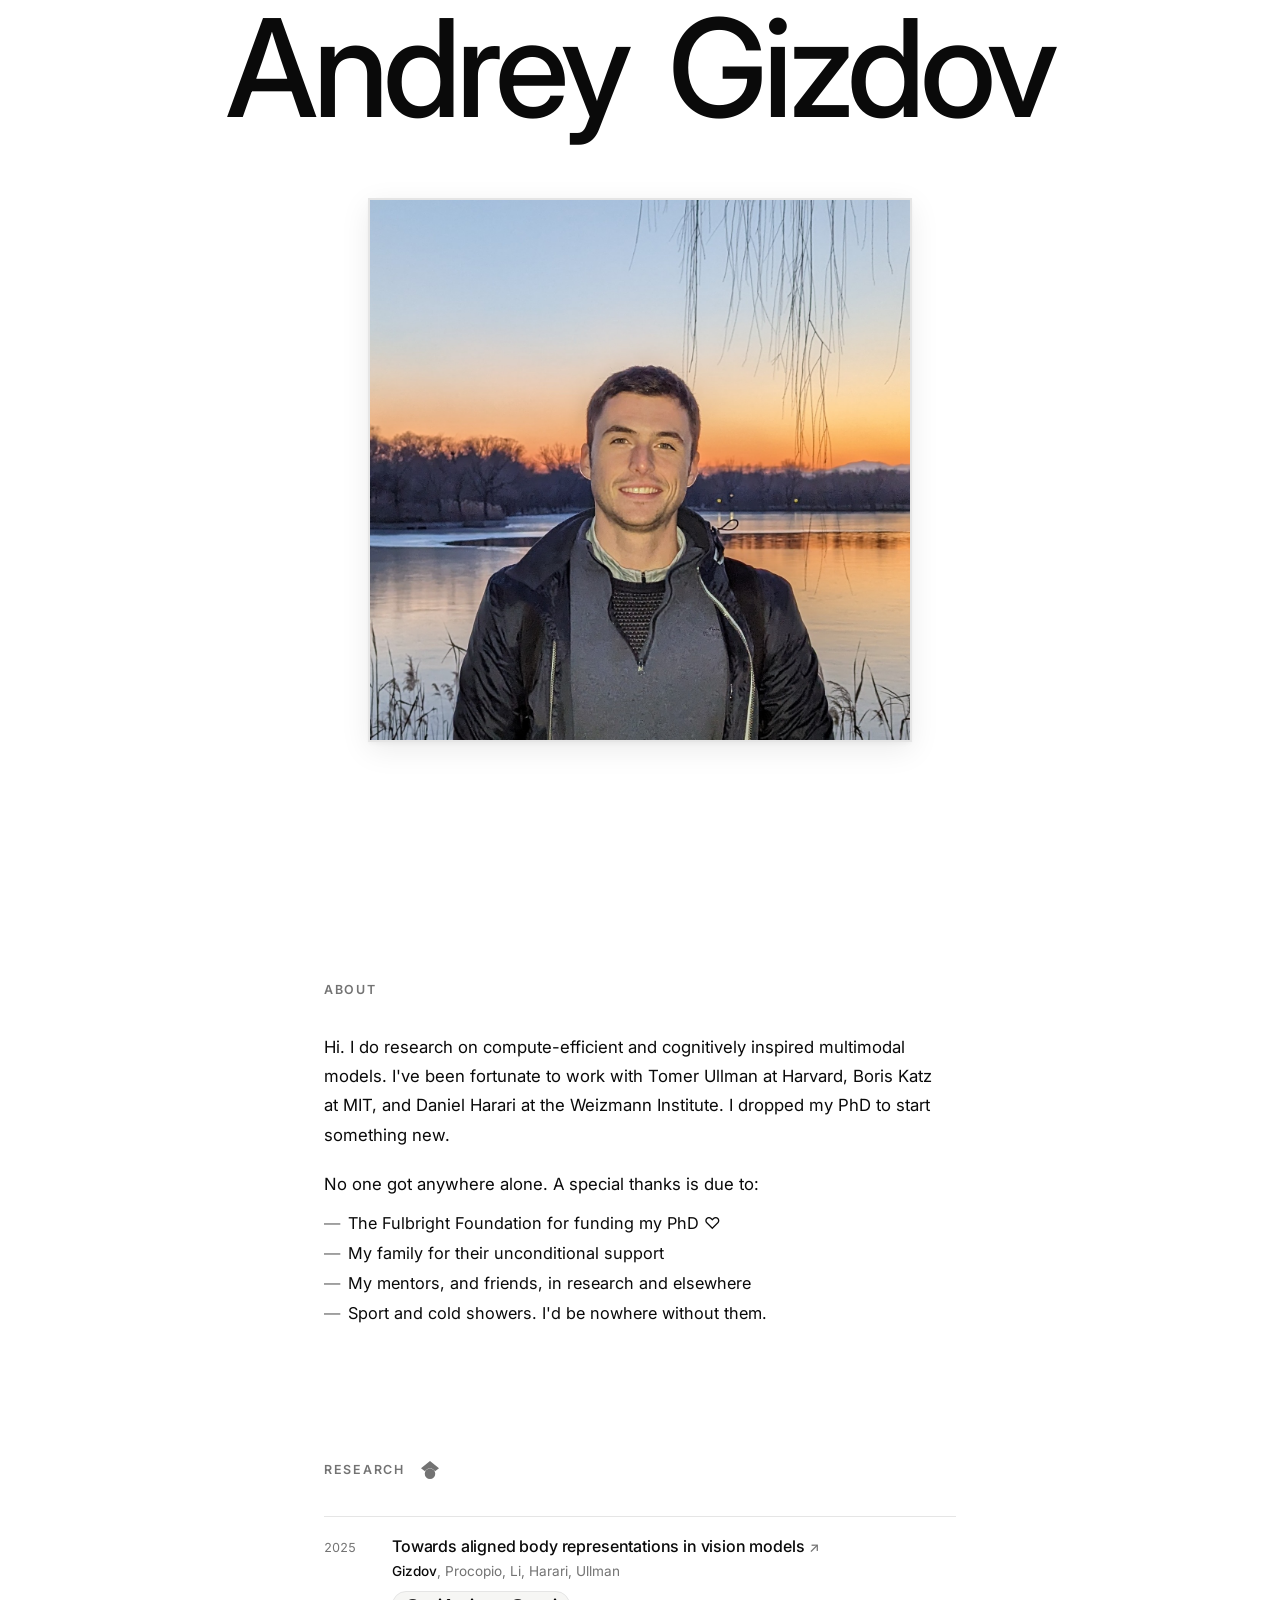
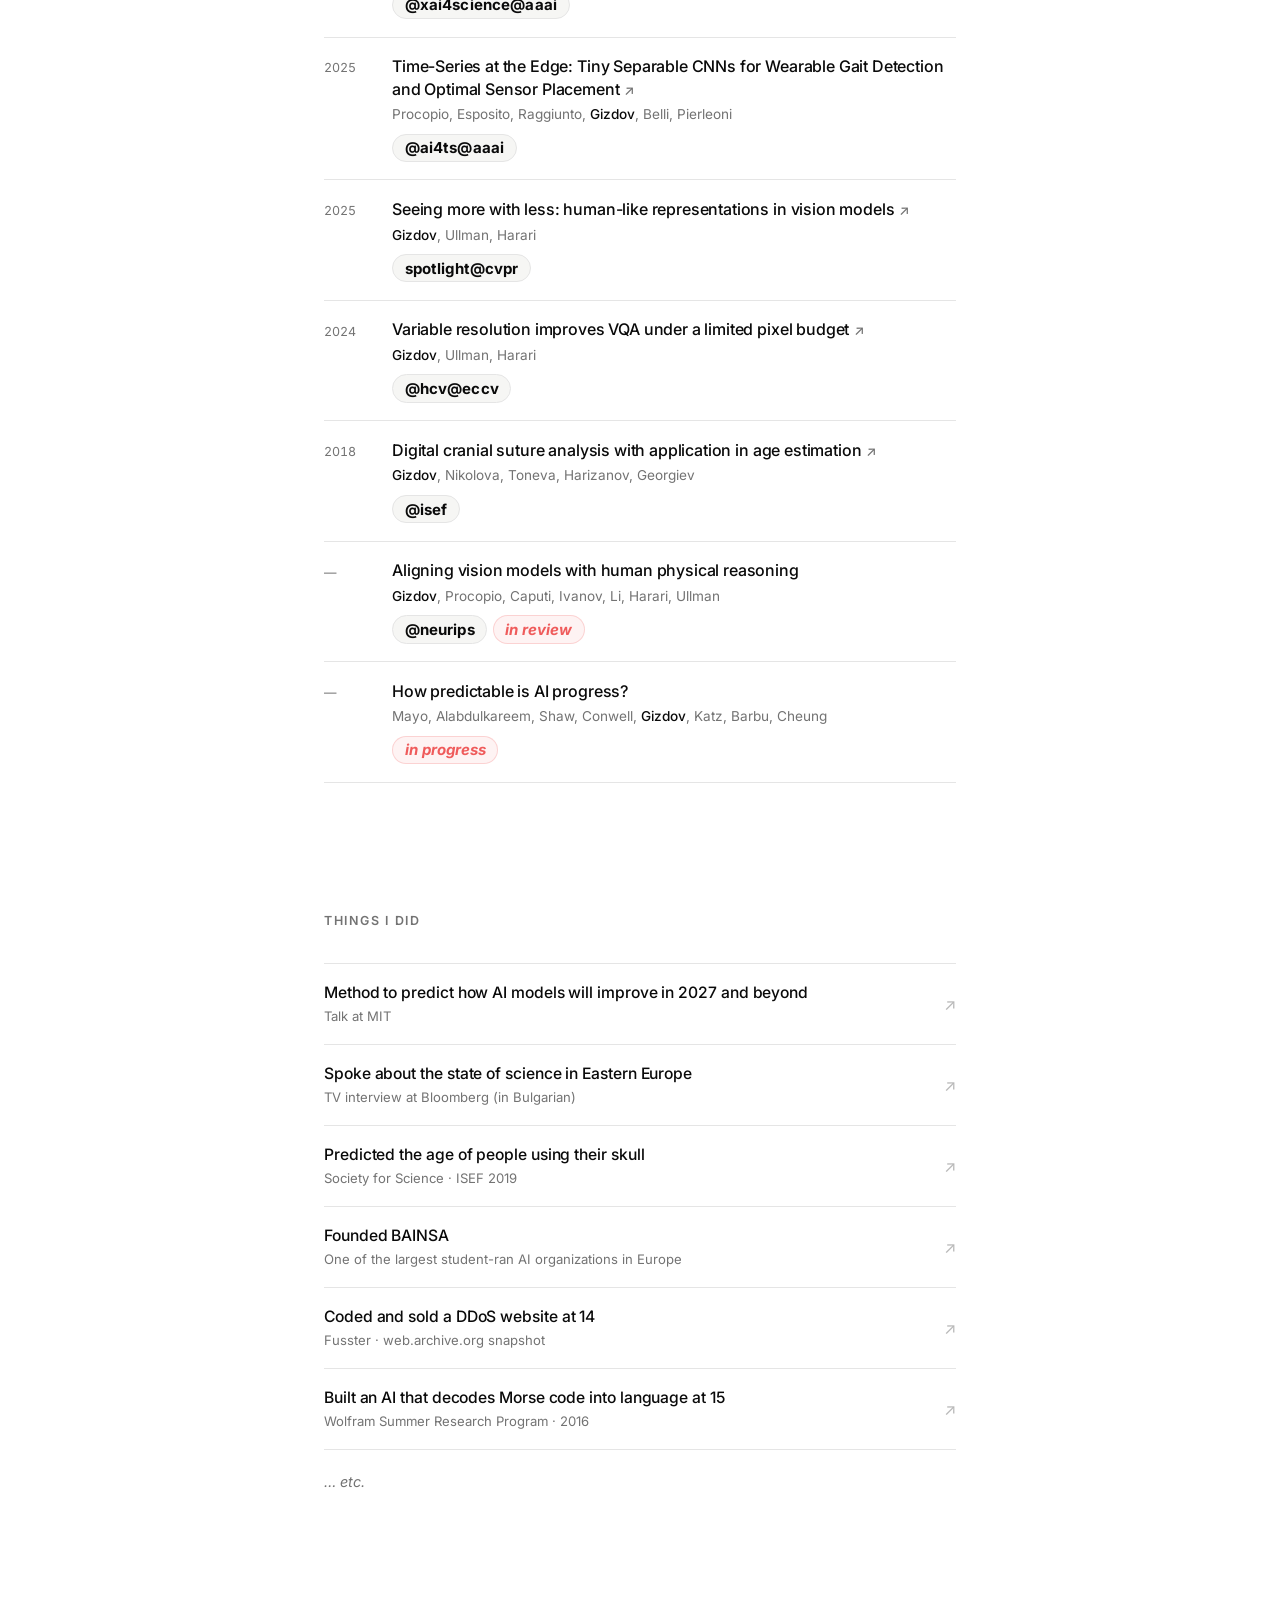
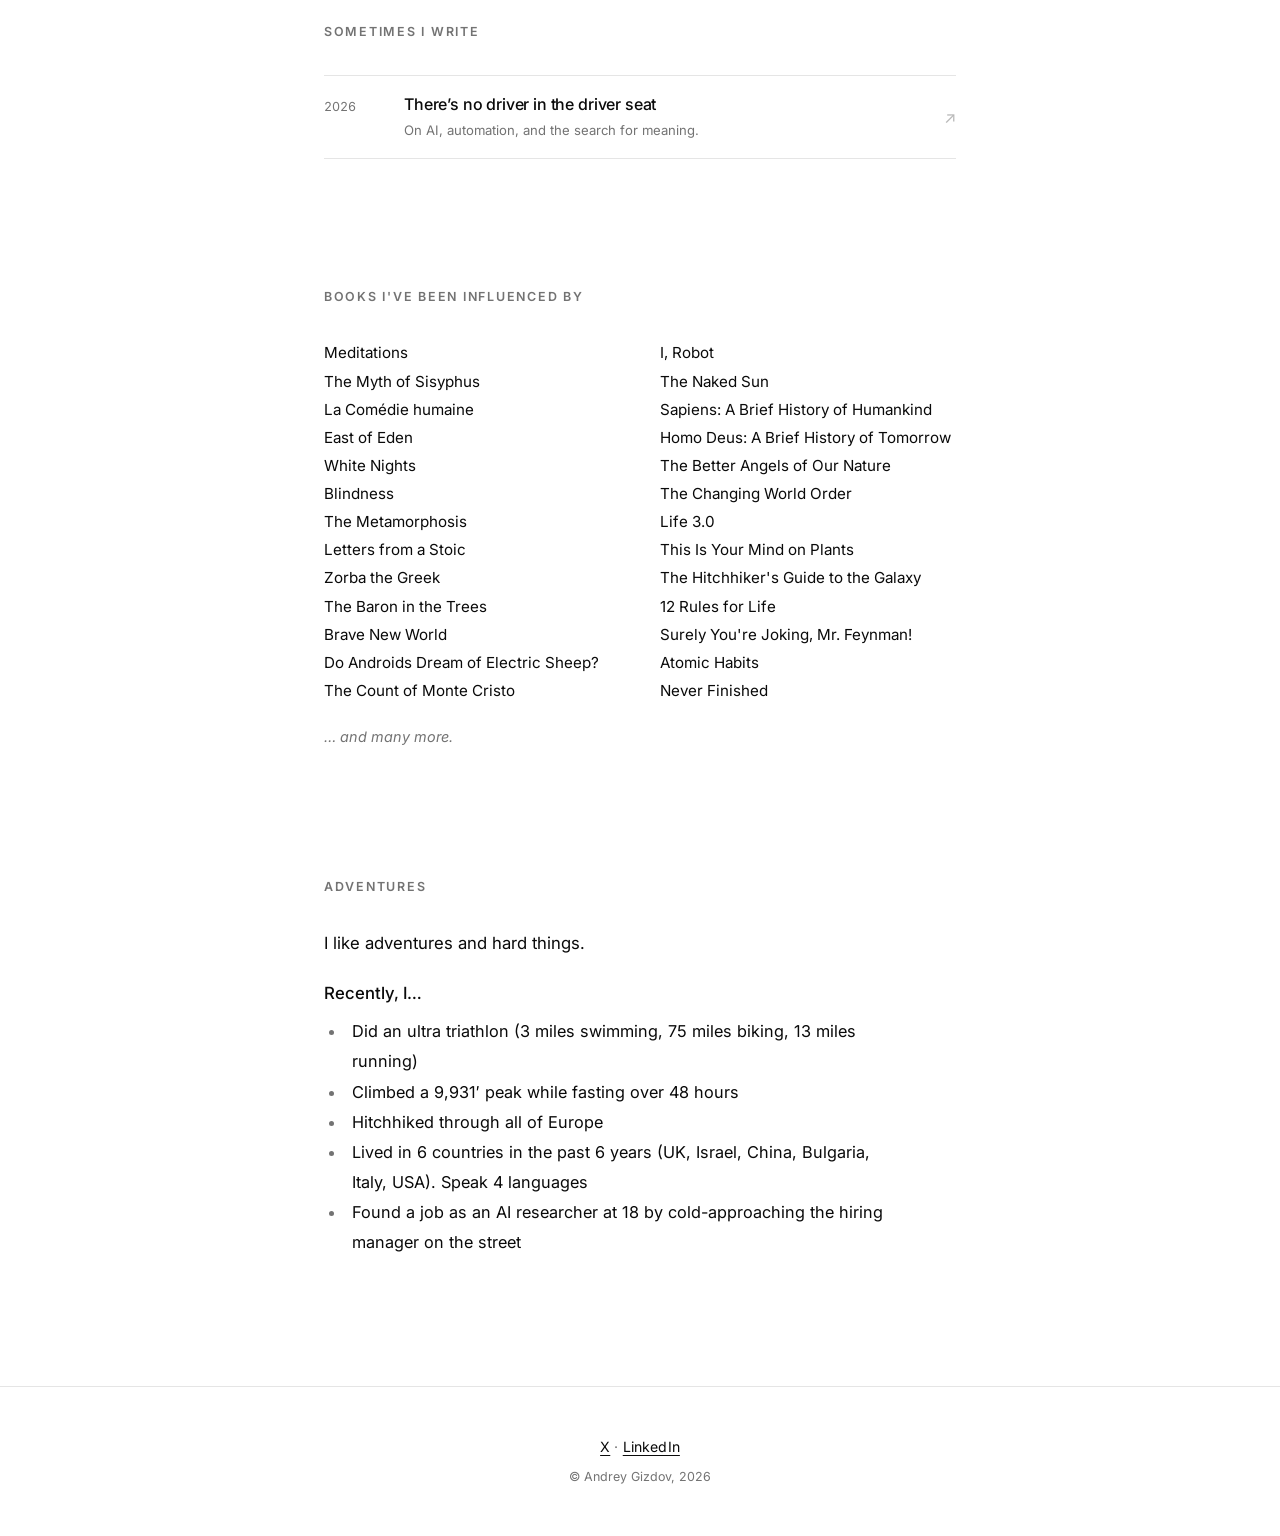
<file: index.html>
<!DOCTYPE html>
<html lang="en">
<head>
    <meta charset="UTF-8">
    <meta name="viewport" content="width=device-width, initial-scale=1.0">
    <title>Andrey Gizdov</title>
    <meta name="description" content="Andrey Gizdov — personal page.">
    <link rel="icon" type="image/png" sizes="32x32" href="assets/favicon-32.png">
    <link rel="icon" type="image/png" sizes="16x16" href="assets/favicon-16.png">
    <link rel="apple-touch-icon" href="assets/apple-touch-icon.png">
    <link rel="preconnect" href="https://fonts.googleapis.com">
    <link rel="preconnect" href="https://fonts.gstatic.com" crossorigin>
    <link href="https://fonts.googleapis.com/css2?family=Inter:wght@400;500;600&display=swap" rel="stylesheet">
    <link rel="stylesheet" href="style.css">
</head>
<body>

    <!-- Collapsing name: centered & large, shrinks to an "AG" brand at top-left on scroll. -->
    <a class="name" id="name" href="#top" aria-label="Andrey Gizdov">
        <span class="word">
            <span class="keep">A</span><span class="rest" aria-hidden="true">ndrey</span>
        </span><span class="gap" aria-hidden="true">&nbsp;</span><span class="word">
            <span class="keep">G</span><span class="rest" aria-hidden="true">izdov</span>
        </span>
    </a>

    <!-- Pop-down nav (fixed, top-right). Appears after the name collapse completes.
         Plain monospaced text links, terminal-style. -->
    <nav class="nav" id="nav" aria-label="Primary">
        <a href="#about">about</a>
        <a href="#research" class="nav-desktop-only">research</a>
        <a href="#press" class="nav-desktop-only">things</a>
        <a href="#blog">writing</a>
        <a href="#books" class="nav-desktop-only">books</a>
        <a href="#adventures">adventures</a>
    </nav>

    <main id="top">
        <!-- Hero: scroll room for the name collapse + portrait at the bottom of the first screen. -->
        <section class="hero" aria-label="Introduction">
            <div class="hero-photo">
                <img src="assets/profile_pic_2.jpg" width="800" height="800" alt="Portrait of Andrey Gizdov" decoding="async" fetchpriority="high">
            </div>
        </section>

        <!-- ═══ ABOUT ═══ -->
        <section class="section" id="about">
            <h2>About</h2>
            <p class="lede">Hi. I do research on compute-efficient and cognitively inspired multimodal models. I've been fortunate to work with Tomer Ullman at Harvard, Boris Katz at MIT, and Daniel Harari at the Weizmann Institute. I dropped my PhD to start something new.</p>
            <p class="lede">No one got anywhere alone. A special thanks is due to:</p>
            <ul class="about-thanks">
                <li>The Fulbright Foundation for funding my PhD ♡</li>
                <li>My family for their unconditional support</li>
                <li>My mentors, and friends, in research and elsewhere</li>
                <li>Sport and cold showers. I'd be nowhere without them.</li>
            </ul>
        </section>

        <!-- ═══ RESEARCH ═══ -->
        <section class="section" id="research">
            <h2>
                <span>Research</span>
                <a class="scholar" href="https://scholar.google.com/citations?user=CqVfCCsAAAAJ&hl=en" target="_blank" rel="noopener" aria-label="Google Scholar profile" title="Google Scholar">
                    <svg viewBox="0 0 24 24" width="18" height="18" aria-hidden="true">
                        <path fill="currentColor" d="M5.242 13.769 0 9.5 12 0l12 9.5-5.242 4.269C17.548 11.249 14.978 9.5 12 9.5c-2.977 0-5.548 1.749-6.758 4.269zM12 10a7 7 0 1 0 0 14 7 7 0 0 0 0-14z"/>
                    </svg>
                </a>
            </h2>

            <ol class="papers">
                <li>
                    <span class="year">2025</span>
                    <div>
                        <h3><a href="https://arxiv.org/abs/2512.00365" target="_blank" rel="noopener">Towards aligned body representations in vision models<span class="paper-arrow" aria-hidden="true">↗</span></a></h3>
                        <p><em>Gizdov</em>, Procopio, Li, Harari, Ullman</p>
                        <p class="venue"><span class="chip">@xai4science@aaai</span></p>
                    </div>
                </li>
                <li>
                    <span class="year">2025</span>
                    <div>
                        <h3><a href="https://arxiv.org/abs/2512.00396" target="_blank" rel="noopener">Time-Series at the Edge: Tiny Separable CNNs for Wearable Gait Detection and Optimal Sensor Placement<span class="paper-arrow" aria-hidden="true">↗</span></a></h3>
                        <p>Procopio, Esposito, Raggiunto, <em>Gizdov</em>, Belli, Pierleoni</p>
                        <p class="venue"><span class="chip">@ai4ts@aaai</span></p>
                    </div>
                </li>
                <li>
                    <span class="year">2025</span>
                    <div>
                        <h3><a href="https://cvpr.thecvf.com/virtual/2025/poster/33296" target="_blank" rel="noopener">Seeing more with less: human-like representations in vision models<span class="paper-arrow" aria-hidden="true">↗</span></a></h3>
                        <p><em>Gizdov</em>, Ullman, Harari</p>
                        <p class="venue"><span class="chip">spotlight@cvpr</span></p>
                    </div>
                </li>
                <li>
                    <span class="year">2024</span>
                    <div>
                        <h3><a href="https://link.springer.com/book/10.1007/978-3-031-91578-9" target="_blank" rel="noopener">Variable resolution improves VQA under a limited pixel budget<span class="paper-arrow" aria-hidden="true">↗</span></a></h3>
                        <p><em>Gizdov</em>, Ullman, Harari</p>
                        <p class="venue"><span class="chip">@hcv@eccv</span></p>
                    </div>
                </li>
                <li>
                    <span class="year">2018</span>
                    <div>
                        <h3><a href="https://abstracts.societyforscience.org/Home/PrintPdf/18302" target="_blank" rel="noopener">Digital cranial suture analysis with application in age estimation<span class="paper-arrow" aria-hidden="true">↗</span></a></h3>
                        <p><em>Gizdov</em>, Nikolova, Toneva, Harizanov, Georgiev</p>
                        <p class="venue"><span class="chip">@isef</span></p>
                    </div>
                </li>
                <li>
                    <span class="year">—</span>
                    <div>
                        <h3>Aligning vision models with human physical reasoning</h3>
                        <p><em>Gizdov</em>, Procopio, Caputi, Ivanov, Li, Harari, Ullman</p>
                        <p class="venue"><span class="chip">@neurips</span><span class="chip chip-wip">in review</span></p>
                    </div>
                </li>
                <li>
                    <span class="year">—</span>
                    <div>
                        <h3>How predictable is AI progress?</h3>
                        <p>Mayo, Alabdulkareem, Shaw, Conwell, <em>Gizdov</em>, Katz, Barbu, Cheung</p>
                        <p class="venue"><span class="chip chip-wip">in progress</span></p>
                    </div>
                </li>
            </ol>
        </section>

        <!-- ═══ AS SEEN IN ═══ -->
        <!-- Note: hrefs below are placeholders — swap with the real URLs when you have them. -->
        <section class="section" id="press">
            <h2>Things I did</h2>
            <ul class="press">
                <li>
                    <a href="https://www.youtube.com/watch?v=V3c7xDGTL4Y" target="_blank" rel="noopener">
                        <span class="outlet">Method to predict how AI models will improve in 2027 and beyond</span>
                        <span class="desc">Talk at MIT</span>
                        <span class="arrow" aria-hidden="true">↗</span>
                    </a>
                </li>
                <li>
                    <a href="https://www.bloombergtv.bg/a/5-videa/75471-zvezdin-besarabov-i-andrey-gizdov-za-sredata-za-razvitie-na-naukata-sred-uchenitsite" target="_blank" rel="noopener">
                        <span class="outlet">Spoke about the state of science in Eastern Europe</span>
                        <span class="desc">TV interview at Bloomberg (in Bulgarian)</span>
                        <span class="arrow" aria-hidden="true">↗</span>
                    </a>
                </li>
                <li>
                    <a href="https://www.snexplores.org/blog/eureka-lab/ISEF-2019-new-forensic-technique-better-gauge-age-death" target="_blank" rel="noopener">
                        <span class="outlet">Predicted the age of people using their skull</span>
                        <span class="desc">Society for Science · ISEF 2019</span>
                        <span class="arrow" aria-hidden="true">↗</span>
                    </a>
                </li>
                <li>
                    <a href="https://bainsa.xyz" target="_blank" rel="noopener">
                        <span class="outlet">Founded BAINSA</span>
                        <span class="desc">One of the largest student-ran AI organizations in Europe</span>
                        <span class="arrow" aria-hidden="true">↗</span>
                    </a>
                </li>
                <li>
                    <a href="https://web.archive.org/web/20160331155424/http://fusster.eu/index.php?action=home" target="_blank" rel="noopener">
                        <span class="outlet">Coded and sold a DDoS website at 14</span>
                        <span class="desc">Fusster · web.archive.org snapshot</span>
                        <span class="arrow" aria-hidden="true">↗</span>
                    </a>
                </li>
                <li>
                    <a href="https://education.wolfram.com/summer-research-high-school/alumni/2016/gizdov/" target="_blank" rel="noopener">
                        <span class="outlet">Built an AI that decodes Morse code into language at 15</span>
                        <span class="desc">Wolfram Summer Research Program · 2016</span>
                        <span class="arrow" aria-hidden="true">↗</span>
                    </a>
                </li>
            </ul>
            <p class="press-more">… etc.</p>
        </section>

        <!-- ═══ BLOG ═══ -->
        <section class="section" id="blog">
            <h2>Sometimes I write</h2>
            <ul class="blog">
                <li>
                    <a href="/the-driver/">
                        <span class="post-date">2026</span>
                        <span class="post-text">
                            <span class="post-title">There’s no driver in the driver seat</span>
                            <span class="post-desc">On AI, automation, and the search for meaning.</span>
                        </span>
                        <span class="arrow" aria-hidden="true">↗</span>
                    </a>
                </li>
            </ul>
        </section>

        <!-- ═══ BOOKS ═══ -->
        <section class="section" id="books">
            <h2>Books I've been influenced by</h2>
            <ul class="books">
                <li>Meditations</li>
                <li>The Myth of Sisyphus</li>
                <li>La Comédie humaine</li>
                <li>East of Eden</li>
                <li>White Nights</li>
                <li>Blindness</li>
                <li>The Metamorphosis</li>
                <li>Letters from a Stoic</li>
                <li>Zorba the Greek</li>
                <li>The Baron in the Trees</li>
                <li>Brave New World</li>
                <li>Do Androids Dream of Electric Sheep?</li>
                <li>The Count of Monte Cristo</li>
                <li>I, Robot</li>
                <li>The Naked Sun</li>
                <li>Sapiens: A Brief History of Humankind</li>
                <li>Homo Deus: A Brief History of Tomorrow</li>
                <li>The Better Angels of Our Nature</li>
                <li>The Changing World Order</li>
                <li>Life 3.0</li>
                <li>This Is Your Mind on Plants</li>
                <li>The Hitchhiker's Guide to the Galaxy</li>
                <li>12 Rules for Life</li>
                <li>Surely You're Joking, Mr. Feynman!</li>
                <li>Atomic Habits</li>
                <li>Never Finished</li>
            </ul>
            <p class="books-more">… and many more.</p>
        </section>

        <!-- ═══ ADVENTURES ═══ -->
        <section class="section" id="adventures">
            <h2>Adventures</h2>
            <p class="lede">I like adventures and hard things.</p>
            <p class="lede adventures-intro">Recently, I&hellip;</p>
            <ul class="adventures">
                <li>Did an ultra triathlon (3 miles swimming, 75 miles biking, 13 miles running)</li>
                <li>Climbed a 9,931&prime; peak while fasting over 48 hours</li>
                <li>Hitchhiked through all of Europe</li>
                <li>Lived in 6 countries in the past 6 years (UK, Israel, China, Bulgaria, Italy, USA). Speak 4 languages</li>
                <li>Found a job as an AI researcher at 18 by cold-approaching the hiring manager on the street</li>
            </ul>
        </section>
    </main>

    <footer class="footer">
        <p class="footer-socials">
            <a href="https://x.com/andreygizdov" target="_blank" rel="noopener">X</a>
            <span aria-hidden="true">·</span>
            <a href="https://www.linkedin.com/in/andreygizdov/" target="_blank" rel="noopener">LinkedIn</a>
        </p>
        <p>© Andrey Gizdov, 2026</p>
    </footer>

    <script src="script.js"></script>
</body>
</html>
</file>
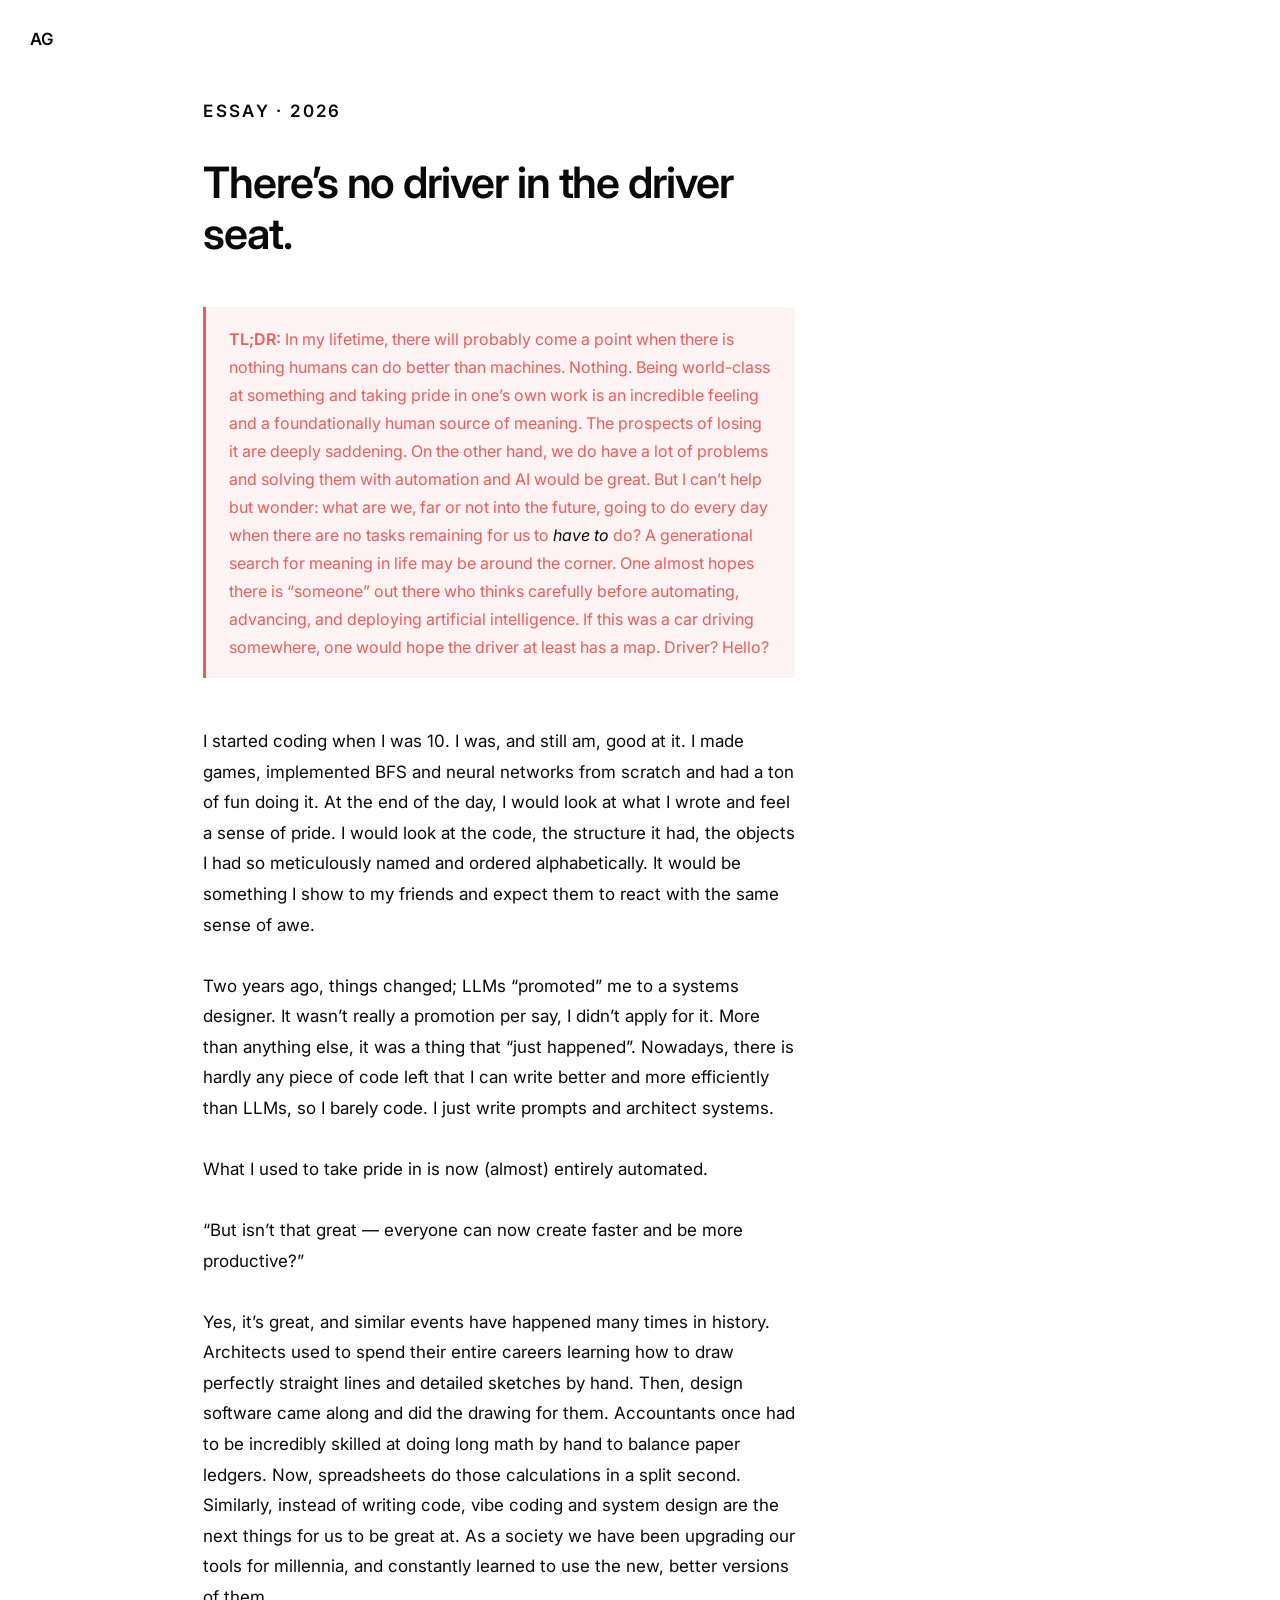
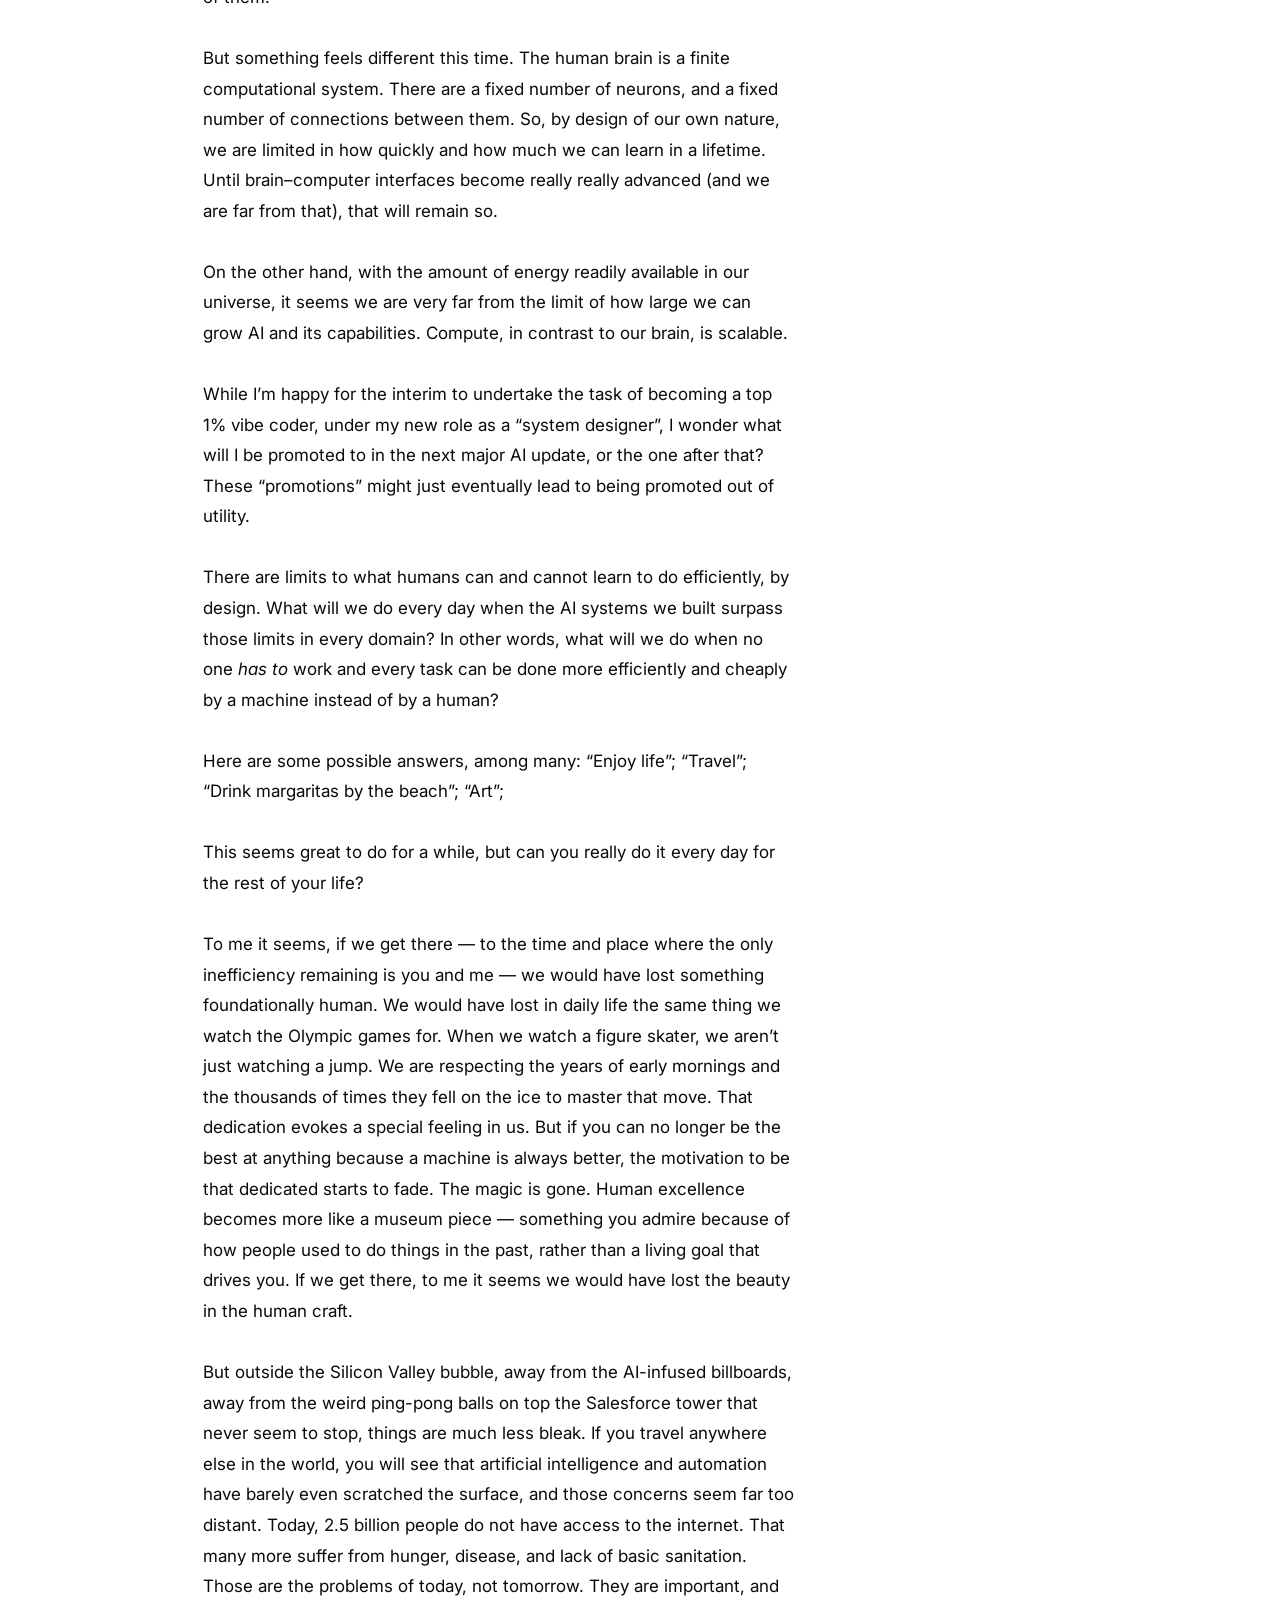
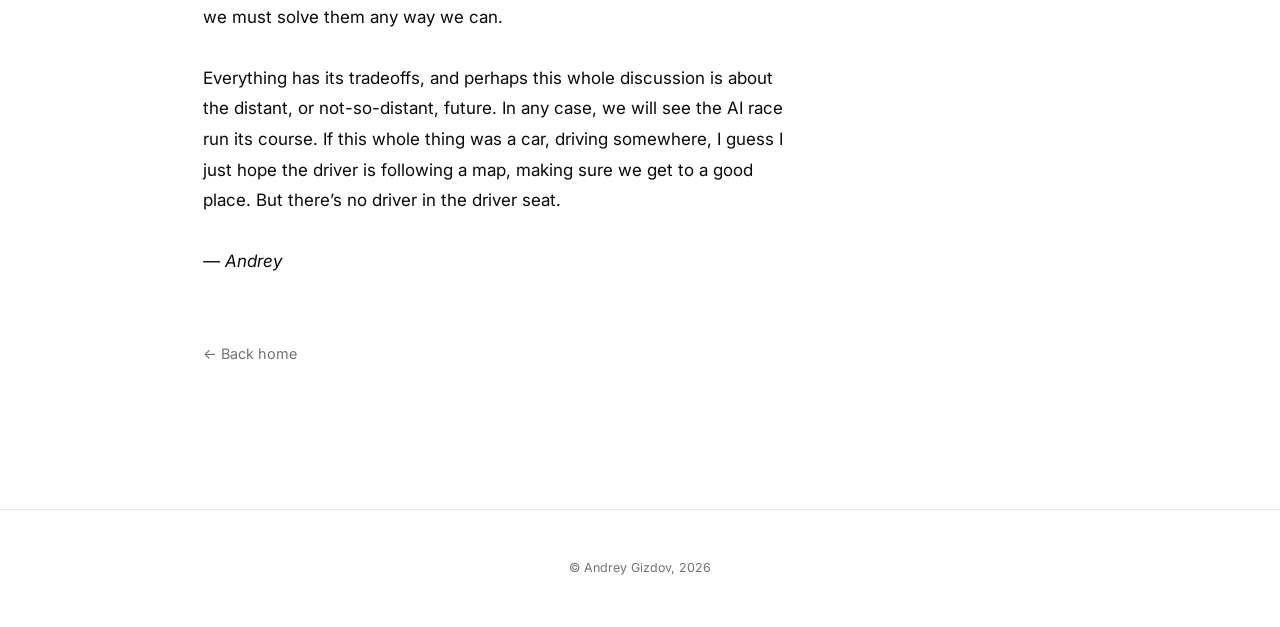
<file: the-driver/index.html>
<!DOCTYPE html>
<html lang="en">
<head>
    <meta charset="UTF-8">
    <meta name="viewport" content="width=device-width, initial-scale=1.0">
    <title>There’s no driver in the driver seat — Andrey Gizdov</title>
    <meta name="description" content="An essay on AI, automation, and the search for human meaning.">
    <link rel="icon" type="image/png" sizes="32x32" href="../assets/favicon-32.png">
    <link rel="icon" type="image/png" sizes="16x16" href="../assets/favicon-16.png">
    <link rel="apple-touch-icon" href="../assets/apple-touch-icon.png">
    <link rel="preconnect" href="https://fonts.googleapis.com">
    <link rel="preconnect" href="https://fonts.gstatic.com" crossorigin>
    <link href="https://fonts.googleapis.com/css2?family=Inter:wght@400;500;600&display=swap" rel="stylesheet">
    <link rel="stylesheet" href="../style.css">
</head>
<body class="essay-page">

    <!-- Small AG mark, top-left, links home -->
    <a class="essay-mark" href="/" aria-label="Andrey Gizdov — home">AG</a>

    <!-- Floating illustration: wide viewports use top-right panel; narrow screens use a
         fixed strip that slides down only while the "beauty of the human craft" passage is in view. -->
    <figure class="essay-floating-image" id="craft-image" aria-hidden="true">
        <img src="../assets/beauty-of-craft.png" alt="">
        <figcaption>The cobbler and his apprentice.</figcaption>
    </figure>

    <article class="essay">
        <header class="essay-header">
            <p class="essay-meta">Essay · 2026</p>
            <h1>There’s no driver in the driver seat.</h1>
        </header>

        <p class="essay-tldr"><strong>TL;DR:</strong> In my lifetime, there will probably come a point when there is nothing humans can do better than machines. Nothing. Being world-class at something and taking pride in one’s own work is an incredible feeling and a foundationally human source of meaning. The prospects of losing it are deeply saddening. On the other hand, we do have a lot of problems and solving them with automation and AI would be great. But I can’t help but wonder: what are we, far or not into the future, going to do every day when there are no tasks remaining for us to <em>have to</em> do? A generational search for meaning in life may be around the corner. One almost hopes there is “someone” out there who thinks carefully before automating, advancing, and deploying artificial intelligence. If this was a car driving somewhere, one would hope the driver at least has a map. Driver? Hello?</p>

        <p>I started coding when I was 10. I was, and still am, good at it. I made games, implemented BFS and neural networks from scratch and had a ton of fun doing it. At the end of the day, I would look at what I wrote and feel a sense of pride. I would look at the code, the structure it had, the objects I had so meticulously named and ordered alphabetically. It would be something I show to my friends and expect them to react with the same sense of awe.</p>

        <p>Two years ago, things changed; LLMs “promoted” me to a systems designer. It wasn’t really a promotion per say, I didn’t apply for it. More than anything else, it was a thing that “just happened”. Nowadays, there is hardly any piece of code left that I can write better and more efficiently than LLMs, so I barely code. I just write prompts and architect systems.</p>

        <p>What I used to take pride in is now (almost) entirely automated.</p>

        <p>“But isn’t that great — everyone can now create faster and be more productive?”</p>

        <p>Yes, it’s great, and similar events have happened many times in history. Architects used to spend their entire careers learning how to draw perfectly straight lines and detailed sketches by hand. Then, design software came along and did the drawing for them. Accountants once had to be incredibly skilled at doing long math by hand to balance paper ledgers. Now, spreadsheets do those calculations in a split second. Similarly, instead of writing code, vibe coding and system design are the next things for us to be great at. As a society we have been upgrading our tools for millennia, and constantly learned to use the new, better versions of them.</p>

        <p>But something feels different this time. The human brain is a finite computational system. There are a fixed number of neurons, and a fixed number of connections between them. So, by design of our own nature, we are limited in how quickly and how much we can learn in a lifetime. Until brain–computer interfaces become really really advanced (and we are far from that), that will remain so.</p>

        <p>On the other hand, with the amount of energy readily available in our universe, it seems we are very far from the limit of how large we can grow AI and its capabilities. Compute, in contrast to our brain, is scalable.</p>

        <p>While I’m happy for the interim to undertake the task of becoming a top 1% vibe coder, under my new role as a “system designer”, I wonder what will I be promoted to in the next major AI update, or the one after that? These “promotions” might just eventually lead to being promoted out of utility.</p>

        <p>There are limits to what humans can and cannot learn to do efficiently, by design. What will we do every day when the AI systems we built surpass those limits in every domain? In other words, what will we do when no one <em>has to</em> work and every task can be done more efficiently and cheaply by a machine instead of by a human?</p>

        <p>Here are some possible answers, among many: “Enjoy life”; “Travel”; “Drink margaritas by the beach”; “Art”;</p>

        <!-- Image-anchor: while any of these paragraphs are in view, the floating
             illustration in the top-right fades in. -->
        <div data-craft-anchor>
            <p>This seems great to do for a while, but can you really do it every day for the rest of your life?</p>

            <p>To me it seems, if we get there — to the time and place where the only inefficiency remaining is you and me — we would have lost something foundationally human. We would have lost in daily life the same thing we watch the Olympic games for. When we watch a figure skater, we aren’t just watching a jump. We are respecting the years of early mornings and the thousands of times they fell on the ice to master that move. That dedication evokes a special feeling in us. But if you can no longer be the best at anything because a machine is always better, the motivation to be that dedicated starts to fade. The magic is gone. Human excellence becomes more like a museum piece — something you admire because of how people used to do things in the past, rather than a living goal that drives you. If we get there, to me it seems we would have lost the beauty in the human craft.</p>
        </div>

        <p>But outside the Silicon Valley bubble, away from the AI-infused billboards, away from the weird ping-pong balls on top the Salesforce tower that never seem to stop, things are much less bleak. If you travel anywhere else in the world, you will see that artificial intelligence and automation have barely even scratched the surface, and those concerns seem far too distant. Today, 2.5 billion people do not have access to the internet. That many more suffer from hunger, disease, and lack of basic sanitation. Those are the problems of today, not tomorrow. They are important, and we must solve them any way we can.</p>

        <p>Everything has its tradeoffs, and perhaps this whole discussion is about the distant, or not-so-distant, future. In any case, we will see the AI race run its course. If this whole thing was a car, driving somewhere, I guess I just hope the driver is following a map, making sure we get to a good place. But there’s no driver in the driver seat.</p>

        <p class="essay-signature">— Andrey</p>

        <p class="essay-back"><a href="/">← Back home</a></p>
    </article>

    <footer class="footer">
        <p>© Andrey Gizdov, 2026</p>
    </footer>

    <script>
        (function () {
            'use strict';
            var img = document.getElementById('craft-image');
            var anchor = document.querySelector('[data-craft-anchor]');
            if (!img || !anchor) return;
            var prefersReduced = window.matchMedia('(prefers-reduced-motion: reduce)').matches;
            if (prefersReduced) return;
            var ticking = false;
            function updateCraftImage() {
                var vh = window.innerHeight || document.documentElement.clientHeight || 0;
                var rect = anchor.getBoundingClientRect();
                // Show while the anchor occupies the middle reading band.
                var on = rect.top < vh * 0.78 && rect.bottom > vh * 0.22;
                img.classList.toggle('visible', on);
                ticking = false;
            }
            function onScroll() {
                if (ticking) return;
                ticking = true;
                requestAnimationFrame(updateCraftImage);
            }
            window.addEventListener('scroll', onScroll, { passive: true });
            window.addEventListener('resize', onScroll);
            updateCraftImage();
        })();
    </script>
</body>
</html>
</file>
<file: style.css>
/* ════════════════════════════════════════════
   Andrey Gizdov — minimal.
   ════════════════════════════════════════════ */

*, *::before, *::after { margin: 0; padding: 0; box-sizing: border-box; }

:root {
    --bg: #ffffff;
    --ink: #0a0a0a;
    --dim: #737373;
    --line: #e5e5e5;
    --font: 'Inter', system-ui, -apple-system, BlinkMacSystemFont, sans-serif;
    --ease: cubic-bezier(.2, .7, .2, 1);
}

html { scroll-behavior: smooth; }
body {
    font: 400 16px/1.65 var(--font);
    color: var(--ink);
    background: var(--bg);
    -webkit-font-smoothing: antialiased;
    -moz-osx-font-smoothing: grayscale;
    text-rendering: optimizeLegibility;
    overflow-x: hidden;
}

a { color: inherit; text-decoration: none; }
::selection { background: var(--ink); color: var(--bg); }

/* Scroll anchor offset so section tops aren't hidden by the fixed nav. */
#about, #research, #press, #blog, #books, #adventures { scroll-margin-top: 96px; }

/* ── Collapsing name ── */
.name {
    position: fixed;
    top: 0; left: 0;
    z-index: 50;
    font-weight: 500;
    font-size: clamp(2.5rem, 13vw, 8.5rem);
    letter-spacing: -0.04em;
    line-height: 1;
    white-space: nowrap;
    color: var(--ink);
    transform-origin: top left;
    will-change: transform;
    padding: 0;
    /* transform and per-letter collapse are driven by JS */
}

@media (max-width: 640px) {
    .name {
        left: 50%;
        right: auto;
        transform-origin: top center;
    }
}
.word { display: inline-block; }
.keep { display: inline-block; }
.rest {
    display: inline-block;
    /* IMPORTANT: we use clip-path — NOT overflow:hidden — for the horizontal
       collapse animation. The CSS spec says an inline-block whose `overflow`
       is anything other than `visible` uses its bottom-margin-edge as its
       baseline (rather than the text baseline). That is what was making
       "ndrey" / "izdov" sit higher than "A" / "G" even with padding/vertical
       -align workarounds. clip-path doesn't change baseline calculation, so
       baseline-to-baseline alignment between .keep and .rest just works.
       The negative top/bottom insets let descenders ("y" in Andrey) render
       beyond the box rather than being clipped.
       The negative right inset gives the trailing "y" / "v" room for glyph
       overshoot + a touch of breathing space so they don't look clipped. */
    clip-path: inset(-30% -0.22em -30% 0);
    vertical-align: baseline;
    max-width: 100%;
    opacity: 1;
}
.gap {
    display: inline-block;
    width: 0.3em;
    /* same trick — use clip-path so the gap stays on the text baseline. */
    clip-path: inset(-30% 0 -30% 0);
}

/* ── Nav (plain, terminal-style) ──
   Just hyperlinks in a monospaced font. No pill, no blur, no border.
   Slides down + fades in once the name has finished collapsing (the
   .visible class is toggled by the existing scroll handler in script.js). */
.nav {
    position: fixed;
    top: 1.25rem;
    right: 1.5rem;
    z-index: 60;
    display: flex;
    gap: 1.4rem;
    font-family: ui-monospace, 'SF Mono', Menlo, Consolas, 'Courier New', monospace;
    font-size: .82rem;
    transform: translate3d(0, -120%, 0);
    opacity: 0;
    pointer-events: none;
    transition: transform .45s var(--ease), opacity .3s var(--ease);
}
.nav.visible {
    transform: translate3d(0, 0, 0);
    opacity: 1;
    pointer-events: auto;
}

/* Phones: nav as a centred band below the collapsed AG (≤640px: three links only). */
@media (max-width: 640px) {
    .hero {
        height: auto;
        min-height: 0;
        padding: 5.2rem 1rem 1.35rem;
    }
    .hero-photo {
        width: min(calc(100vw - 2rem), 500px);
    }
    .nav {
        top: calc(env(safe-area-inset-top, 0px) + 3rem);
        left: 0.65rem;
        right: 0.65rem;
        justify-content: center;
        flex-wrap: nowrap;
        gap: 1.35rem;
        font-size: .78rem;
        transform: translate3d(0, -250%, 0);
        max-width: none;
    }
    .nav.visible {
        transform: translate3d(0, 0, 0);
    }
    .nav a {
        padding: .35rem .15rem;
        min-height: 44px;
        box-sizing: border-box;
        display: inline-flex;
        align-items: center;
    }
    /* Anchor jumps clear header (single-line nav). */
    #about, #research, #press, #blog, #books, #adventures {
        scroll-margin-top: 112px;
    }
}
.nav a {
    color: var(--ink);
    text-decoration: underline;
    text-underline-offset: 3px;
    text-decoration-thickness: 1px;
    letter-spacing: 0;
    transition: color .15s var(--ease);
}
.nav a:hover { color: var(--dim); }
.nav a.active { font-weight: 700; }

/* Slim nav on phones; full list from tablet up. */
@media (max-width: 640px) {
    .nav-desktop-only {
        display: none !important;
    }
}

/* ── Hero: scroll room for the name collapse + square portrait ──
   The photo is a true square (same width & height); image is square-cropped
   inside with object-fit. It enters from the right and settles in the centre. */
.hero {
    position: relative;
    height: min(100vh, 980px);
    min-height: 620px;
    display: flex;
    justify-content: center;
    align-items: flex-start;
    padding: clamp(11rem, 22vh, 14rem) 1.5rem 2.5rem;
    box-sizing: border-box;
}
.hero-photo {
    position: relative;
    /* 20% smaller than the article column cap (680 -> 544), minus hero padding. */
    width: min(calc(100vw - 3rem), 544px);
    aspect-ratio: 1;
    height: auto;
    flex-shrink: 0;
    border-radius: 0;
    overflow: hidden;
    border: 2px solid var(--line);
    box-shadow: 0 2px 4px rgba(0,0,0,0.04), 0 8px 28px rgba(0,0,0,0.08);
    z-index: 2;
    background: var(--line);
    will-change: transform, opacity;
    animation: hero-photo-slide-in 1.05s var(--ease) 0.12s both;
}
@keyframes hero-photo-slide-in {
    from {
        transform: translateX(calc(50vw + 100%));
        opacity: 0;
    }
    to {
        transform: translateX(0);
        opacity: 1;
    }
}
.hero-photo img {
    width: 100%;
    height: 100%;
    object-fit: cover;
    object-position: center 18%;
    display: block;
}

/* ── Sections ── */
main { position: relative; z-index: 1; }

.section {
    max-width: 680px;
    margin: 0 auto;
    padding: 5rem 1.5rem;
}
.section + .section { padding-top: 3rem; }

.section h2 {
    font-size: .78rem;
    font-weight: 600;
    letter-spacing: .14em;
    text-transform: uppercase;
    color: var(--dim);
    margin-bottom: 2rem;
    display: flex; align-items: center; gap: .7rem;
}

.lede {
    font-size: 1.05rem;
    color: var(--ink);
    line-height: 1.75;
    max-width: 56ch;
}

/* ── Scholar icon ── */
.scholar {
    display: inline-flex;
    align-items: center;
    justify-content: center;
    width: 28px; height: 28px;
    color: var(--dim);
    border-radius: 50%;
    transition: color .2s var(--ease), background-color .2s var(--ease), transform .2s var(--ease);
}
.scholar:hover {
    color: var(--ink);
    background: var(--line);
    transform: translateY(-1px);
}

/* ── Papers ── */
.papers { list-style: none; }
.papers li {
    display: grid;
    grid-template-columns: 3.25rem 1fr;
    gap: 1rem;
    padding: 1.1rem 0;
    border-top: 1px solid var(--line);
    align-items: start;
}
.papers li:last-child { border-bottom: 1px solid var(--line); }
.papers .year {
    font-size: .78rem;
    color: var(--dim);
    padding-top: .2rem;
    font-variant-numeric: tabular-nums;
}
.papers h3 {
    font-size: 1rem;
    font-weight: 500;
    line-height: 1.4;
    letter-spacing: -0.01em;
    margin-bottom: .2rem;
}
.papers h3 a {
    display: inline;
    color: var(--ink);
    background-image: linear-gradient(var(--ink), var(--ink));
    background-position: 0 100%;
    background-repeat: no-repeat;
    background-size: 0% 1px;
    transition: background-size .35s var(--ease), color .2s var(--ease);
}
.papers h3 a:hover { background-size: 100% 1px; }
.papers h3 .paper-arrow {
    display: inline-block;
    margin-left: .35em;
    color: var(--dim);
    font-size: .85em;
    transition: transform .25s var(--ease), color .2s var(--ease);
}
.papers h3 a:hover .paper-arrow {
    transform: translate(2px, -2px);
    color: var(--ink);
}
.papers p { font-size: .85rem; color: var(--dim); }
.papers em { font-style: normal; color: var(--ink); font-weight: 500; }

.papers .venue {
    margin-top: .5rem;
    display: flex;
    flex-wrap: wrap;
    gap: .35rem;
    line-height: 1;
}
.papers .venue .chip {
    display: inline-block;
    font-size: .94rem;
    font-weight: 700;
    letter-spacing: .01em;
    color: var(--ink);
    background: #f6f6f4;
    border: 1px solid var(--line);
    padding: .35rem .72rem;
    border-radius: 999px;
    white-space: nowrap;
    text-decoration: none;
    transition: background-color .2s var(--ease), border-color .2s var(--ease), color .2s var(--ease);
}
a.chip:hover {
    background: var(--ink);
    color: var(--bg);
    border-color: var(--ink);
}
.papers .venue .chip-wip {
    color: #ef5b5b;
    background: rgba(239, 91, 91, 0.07);
    border-color: rgba(239, 91, 91, 0.22);
    font-style: italic;
    letter-spacing: 0;
}

/* ── Press / "Things I did" ── */
.press { list-style: none; }
.press li { border-top: 1px solid var(--line); }
.press li:last-child { border-bottom: 1px solid var(--line); }

.press a {
    display: grid;
    grid-template-columns: 1fr 1.25rem;
    grid-template-rows: auto auto;
    column-gap: 1rem;
    row-gap: .25rem;
    padding: 1.1rem 0;
    transition: padding-left .3s var(--ease);
}
.press a:hover { padding-left: .5rem; }
.press .outlet {
    grid-column: 1;
    grid-row: 1;
    font-size: .98rem;
    font-weight: 500;
    color: var(--ink);
    line-height: 1.35;
    letter-spacing: -0.005em;
}
.press .desc {
    grid-column: 1;
    grid-row: 2;
    font-size: .82rem;
    color: var(--dim);
    line-height: 1.5;
}
.press .arrow {
    grid-column: 2;
    grid-row: 1 / 3;
    align-self: center;
    justify-self: end;
    color: var(--dim);
    opacity: .5;
    transition: transform .3s var(--ease), opacity .2s var(--ease), color .2s var(--ease);
}
.press a:hover .arrow {
    transform: translate(3px, -3px);
    opacity: 1;
    color: var(--ink);
}
.press-more {
    margin-top: 1.25rem;
    font-size: .9rem;
    color: var(--dim);
    font-style: italic;
}

/* ── Blog list ── */
.blog { list-style: none; }
.blog li { border-top: 1px solid var(--line); }
.blog li:last-child { border-bottom: 1px solid var(--line); }
.blog a {
    display: flex;
    align-items: flex-start;
    gap: 1rem;
    padding: 1.1rem 0;
    transition: padding-left .3s var(--ease);
}
.blog a:hover { padding-left: .5rem; }
.blog .post-date {
    flex: 0 0 4rem;
    font-size: .78rem;
    color: var(--dim);
    padding-top: .25rem;
    font-variant-numeric: tabular-nums;
}
.blog .post-text {
    flex: 1 1 auto;
    display: flex;
    flex-direction: column;
    gap: .3rem;
    min-width: 0;
}
.blog .post-title {
    display: block;
    font-size: 1rem;
    font-weight: 500;
    color: var(--ink);
    letter-spacing: -0.01em;
    line-height: 1.4;
}
.blog .post-desc {
    display: block;
    font-size: .82rem;
    color: var(--dim);
    line-height: 1.5;
}
.blog .arrow {
    flex: 0 0 1.5rem;
    text-align: right;
    color: var(--dim);
    opacity: .5;
    align-self: center;
    transition: transform .3s var(--ease), opacity .2s var(--ease), color .2s var(--ease);
}
.blog a:hover .arrow {
    transform: translate(3px, -3px);
    opacity: 1;
    color: var(--ink);
}

/* ── About: thanks list ── */
.lede + .lede { margin-top: 1.25rem; }

.about-thanks {
    list-style: none;
    margin: .5rem 0 0;
    padding: 0;
    max-width: 56ch;
}
.about-thanks li {
    font-size: 1.02rem;
    color: var(--ink);
    line-height: 1.85;
    padding-left: 1.5rem;
    position: relative;
}
.about-thanks li::before {
    content: '—';
    position: absolute;
    left: 0;
    color: var(--dim);
}

/* ── Books ── */
.books {
    list-style: none;
    columns: 2;
    column-gap: 2.5rem;
    margin: 0;
    padding: 0;
}
.books li {
    font-size: .95rem;
    line-height: 1.85;
    color: var(--ink);
    break-inside: avoid;
    -webkit-column-break-inside: avoid;
    page-break-inside: avoid;
}
.books-more {
    margin-top: 1.25rem;
    font-size: .9rem;
    color: var(--dim);
    font-style: italic;
}

/* ── Adventures ── */
.adventures-intro {
    margin-top: 1rem;
    font-weight: 500;
}
.adventures {
    list-style: disc;
    margin: .5rem 0 0;
    padding-left: 1.4rem;
    max-width: 56ch;
}
.adventures li {
    font-size: 1.02rem;
    line-height: 1.85;
    color: var(--ink);
    padding-left: .35rem;
}
.adventures li::marker {
    color: var(--dim);
}

/* ── Footer ── */
.footer {
    text-align: center;
    padding: 3rem 1.5rem;
    font-size: .78rem;
    color: var(--dim);
    margin-top: 3rem;
    border-top: 1px solid var(--line);
}
.footer-socials {
    margin-bottom: .6rem;
    font-size: .88rem;
    letter-spacing: .01em;
}
.footer-socials a {
    color: var(--ink);
    text-decoration: underline;
    text-underline-offset: 3px;
}
.footer-socials a:hover { color: var(--dim); }

/* ════════════════════════════════════════════
   Essay page (e.g. /the-driver/)
   ════════════════════════════════════════════ */

:root {
    --accent-red: #ef5b5b;
    --accent-red-soft: rgba(239, 91, 91, 0.07);
}

.essay-page { background: var(--bg); }

/* Small "AG" mark fixed top-left, links home — mirrors the collapsed name on the index. */
.essay-mark {
    position: fixed;
    top: 1.4rem; left: 1.5rem;
    z-index: 56;
    font-weight: 600;
    font-size: 1.05rem;
    letter-spacing: -0.02em;
    color: var(--ink);
    padding: .25rem .35rem;
    transition: opacity .2s var(--ease);
}
.essay-mark:hover { opacity: 0.55; }

/* Narrow screens: keep the home link clear of the reading column (same edge as desktop TLDR). */
@media (max-width: 720px) {
    .essay-mark {
        left: auto;
        right: max(1rem, env(safe-area-inset-right, 0px));
        top: calc(env(safe-area-inset-top, 0px) + 1rem);
    }
}

.essay {
    max-width: 640px;
    /* Left-biased layout: anchor the article a fraction of the viewport in
       from the left edge instead of fully centering it. The right margin
       just falls open. On narrower screens this is overridden to centered. */
    margin: 0 auto 0 max(2rem, 14vw);
    padding: 6rem 1.5rem 4rem;
}

.essay-header { margin-bottom: 3rem; }
.essay-meta {
    font-size: .78rem;
    font-weight: 600;
    letter-spacing: .14em;
    text-transform: uppercase;
    color: var(--dim);
    margin-bottom: 1.25rem;
}
.essay h1 {
    font-size: clamp(1.85rem, 4.5vw, 2.7rem);
    font-weight: 600;
    line-height: 1.18;
    letter-spacing: -0.025em;
    color: var(--ink);
}

.essay p {
    font-size: 1.0625rem;
    line-height: 1.8;
    color: var(--ink);
    margin: 0 0 1.9rem;
}
.essay p em { font-style: italic; color: var(--ink); }
.essay p strong { font-weight: 600; }

/* TL;DR — light red, set off with a soft accent rule and matching tinted background. */
.essay-tldr {
    color: var(--accent-red) !important;
    background: var(--accent-red-soft);
    border-left: 3px solid var(--accent-red);
    padding: 1.1rem 1.4rem !important;
    margin: 0 0 3rem !important;
    font-size: 1rem !important;
    line-height: 1.75 !important;
    border-radius: 0 4px 4px 0;
}
.essay-tldr strong {
    color: var(--accent-red);
    font-weight: 600;
}
.essay-tldr em { color: var(--accent-red); }

.essay-signature {
    margin-top: 2.5rem;
    color: var(--dim);
    font-style: italic;
}
.essay-back {
    margin-top: 4rem !important;
    font-size: .9rem !important;
    color: var(--dim) !important;
}
.essay-back a {
    color: var(--dim);
    transition: color .2s var(--ease);
}
.essay-back a:hover { color: var(--ink); }

/* Floating illustration while the "beauty of the human craft" passage is in view.
   Wide screens: top-right panel. Tablets / phones: drops from above (fixed strip). */
.essay-floating-image {
    position: fixed;
    margin: 0;
    opacity: 0;
    pointer-events: none;
    z-index: 48;
    transition: opacity .55s var(--ease), transform .58s var(--ease);
    box-sizing: border-box;
}

@media (min-width: 1181px) {
    .essay-floating-image {
        top: 5.5rem;
        right: 2.5rem;
        width: 300px;
        max-width: 28vw;
        transform: translateY(12px);
    }
    .essay-floating-image.visible {
        opacity: 1;
        transform: translateY(0);
    }
    .essay-floating-image img {
        width: 100%;
        height: auto;
        display: block;
        border: 1px solid var(--line);
        background: #fafaf7;
    }
    .essay-floating-image figcaption {
        margin-top: .5rem;
        font-size: .72rem;
        letter-spacing: .04em;
        color: var(--dim);
        font-style: italic;
        text-align: right;
    }
}

@media (max-width: 1180px) {
    .essay-floating-image {
        top: calc(env(safe-area-inset-top, 0px) + 2.85rem);
        left: 0;
        right: 0;
        width: 100%;
        max-width: none;
        padding: .4rem 1rem .55rem;
        background: rgba(255, 255, 255, 0.94);
        backdrop-filter: saturate(160%) blur(14px);
        -webkit-backdrop-filter: saturate(160%) blur(14px);
        border-bottom: 1px solid var(--line);
        box-shadow: 0 4px 20px rgba(0, 0, 0, 0.06);
        transform: translateY(-130%);
    }
    .essay-floating-image.visible {
        opacity: 1;
        transform: translateY(0);
    }
    .essay-floating-image img {
        width: 100%;
        max-width: 22rem;
        max-height: min(38vh, 240px);
        height: auto;
        margin: 0 auto;
        display: block;
        border: 1px solid var(--line);
        background: #fafaf7;
        object-fit: contain;
    }
    .essay-floating-image figcaption {
        margin-top: .35rem;
        font-size: .68rem;
        letter-spacing: .03em;
        color: var(--dim);
        font-style: italic;
        text-align: center;
    }
}

/* On medium / smaller viewports the left-biased layout doesn't fit, so we re-center. */
@media (max-width: 1180px) {
    .essay { margin: 0 auto; }
}

@media (max-width: 720px) {
    .essay {
        padding-top: 5.5rem;
        padding-left: 1.5rem;
        padding-right: 1.5rem;
        padding-bottom: 3rem;
    }
    .essay h1 { font-size: 1.85rem; }
    .essay p {
        font-size: 1rem;
        margin-bottom: 1.6rem;
    }
    .essay-tldr {
        padding: 1rem 1.15rem !important;
        font-size: .95rem !important;
    }
    .section { padding: 4rem 1.25rem; }
}

/* ── Responsive ── */

@media (max-width: 520px) {
    .nav {
        gap: .45rem .65rem;
        font-size: .7rem;
        left: 0.5rem;
        right: 0.5rem;
    }
    .section { padding: 3.5rem 1.25rem; }
    .books { columns: 1; }
    .hero {
        height: auto;
        min-height: 0;
        padding: 4.8rem 1rem 1.3rem;
    }
    .hero-photo {
        width: min(calc(100vw - 2rem), 500px);
    }
}

/* Very narrow: tighten the nav further. */
@media (max-width: 360px) {
    .nav {
        gap: .65rem;
        font-size: .7rem;
    }
}

/* Accessibility: reduced motion — skip all animation. */
@media (prefers-reduced-motion: reduce) {
    * { transition-duration: .001ms !important; animation-duration: .001ms !important; }
    .name {
        transform: translate3d(1rem, 1rem, 0) scale(0.22) !important;
        transition: none !important;
    }
    .rest, .gap { max-width: 0 !important; opacity: 0 !important; width: 0 !important; }
    .nav { transform: none !important; opacity: 1 !important; pointer-events: auto !important; }
    .hero { height: 40vh; min-height: 200px; }
    .hero-photo {
        animation: none !important;
        transform: none !important;
        opacity: 1 !important;
    }
}

@media (prefers-reduced-motion: reduce) and (max-width: 640px) {
    .name {
        left: 50% !important;
        transform-origin: top center !important;
        transform: translate3d(-50%, 0.75rem, 0) scale(0.22) !important;
    }
}

/* Print */
@media print {
    .nav-desktop-only { display: unset !important; }
    .name, .nav { position: static !important; transform: none !important; opacity: 1 !important; }
    .rest, .gap { max-width: none !important; opacity: 1 !important; width: auto !important; }
    .hero { display: none; }
    body { color: #000; background: #fff; }
}
</file>
